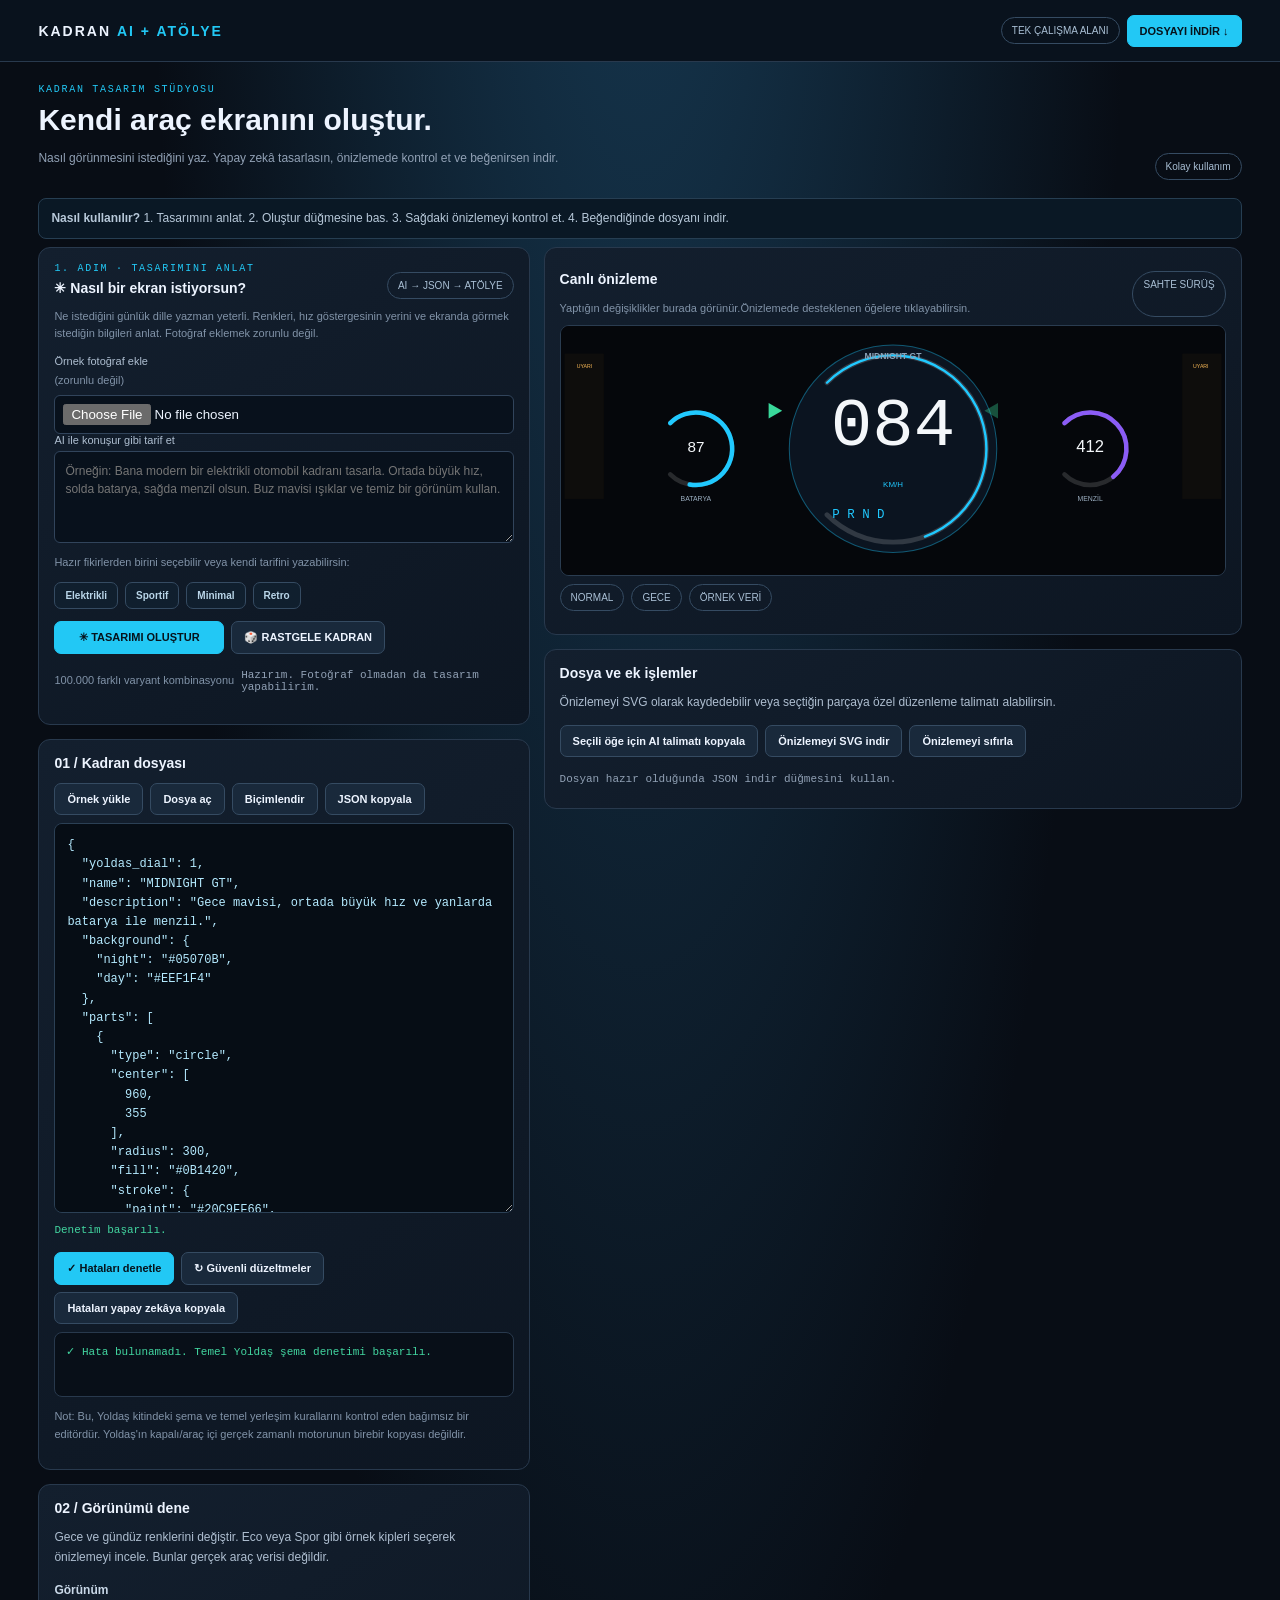
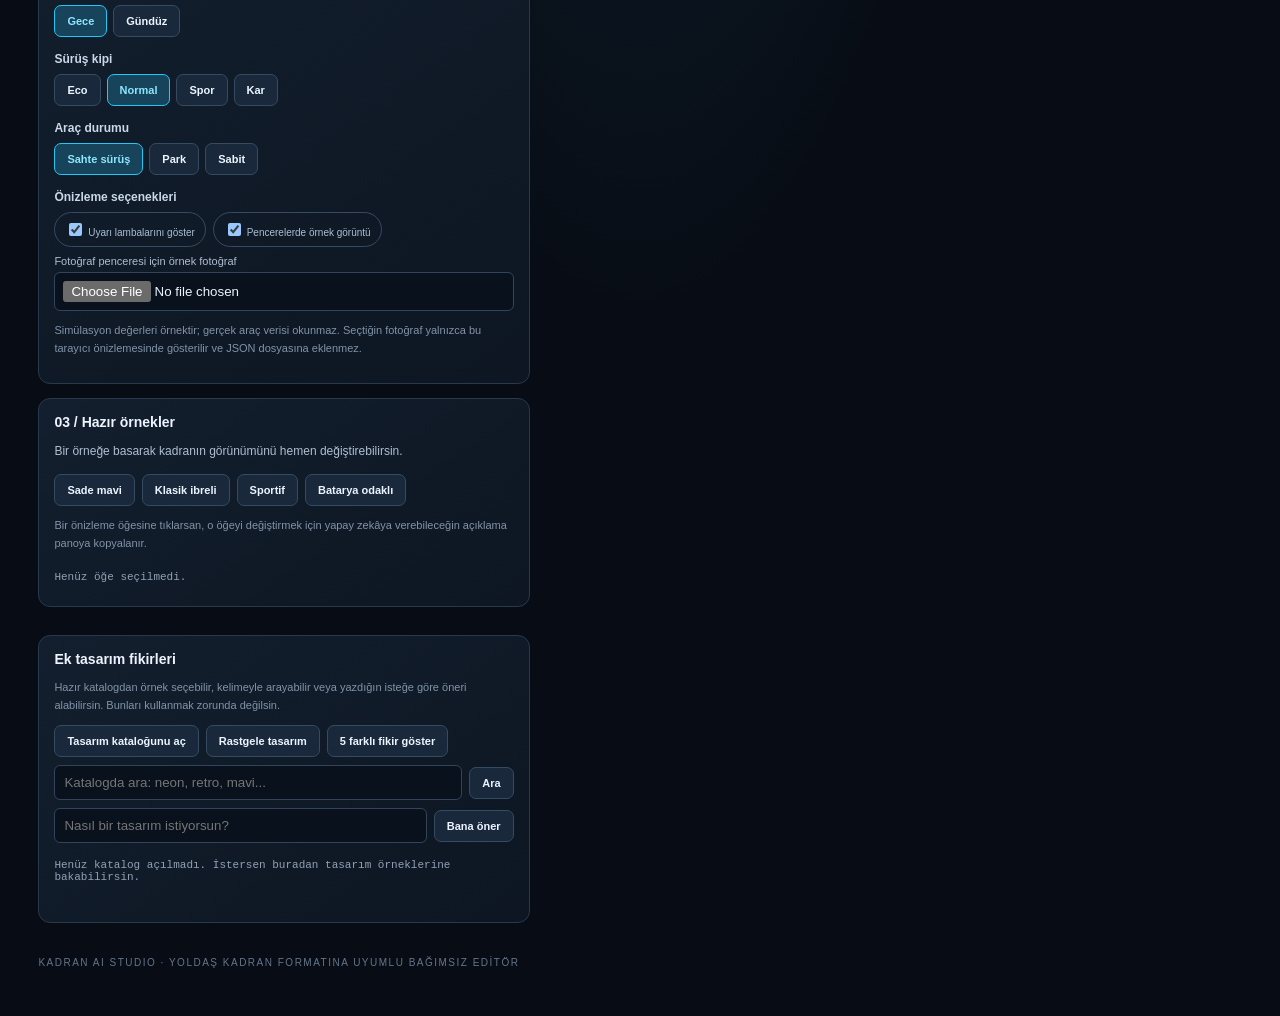
<file: index.html>
<!doctype html>
<html lang="tr">
<head>
<meta charset="utf-8">
<meta name="viewport" content="width=device-width,initial-scale=1">
<meta http-equiv="refresh" content="0; url=atolye.html">
<title>Kadran AI + Atölye</title>
<script>location.replace("atolye.html");</script>
</head>
<body>
<p>Kadran AI + Atölye açılıyor… <a href="atolye.html">Buraya tıkla</a>.</p>
</body>
</html>
</file>
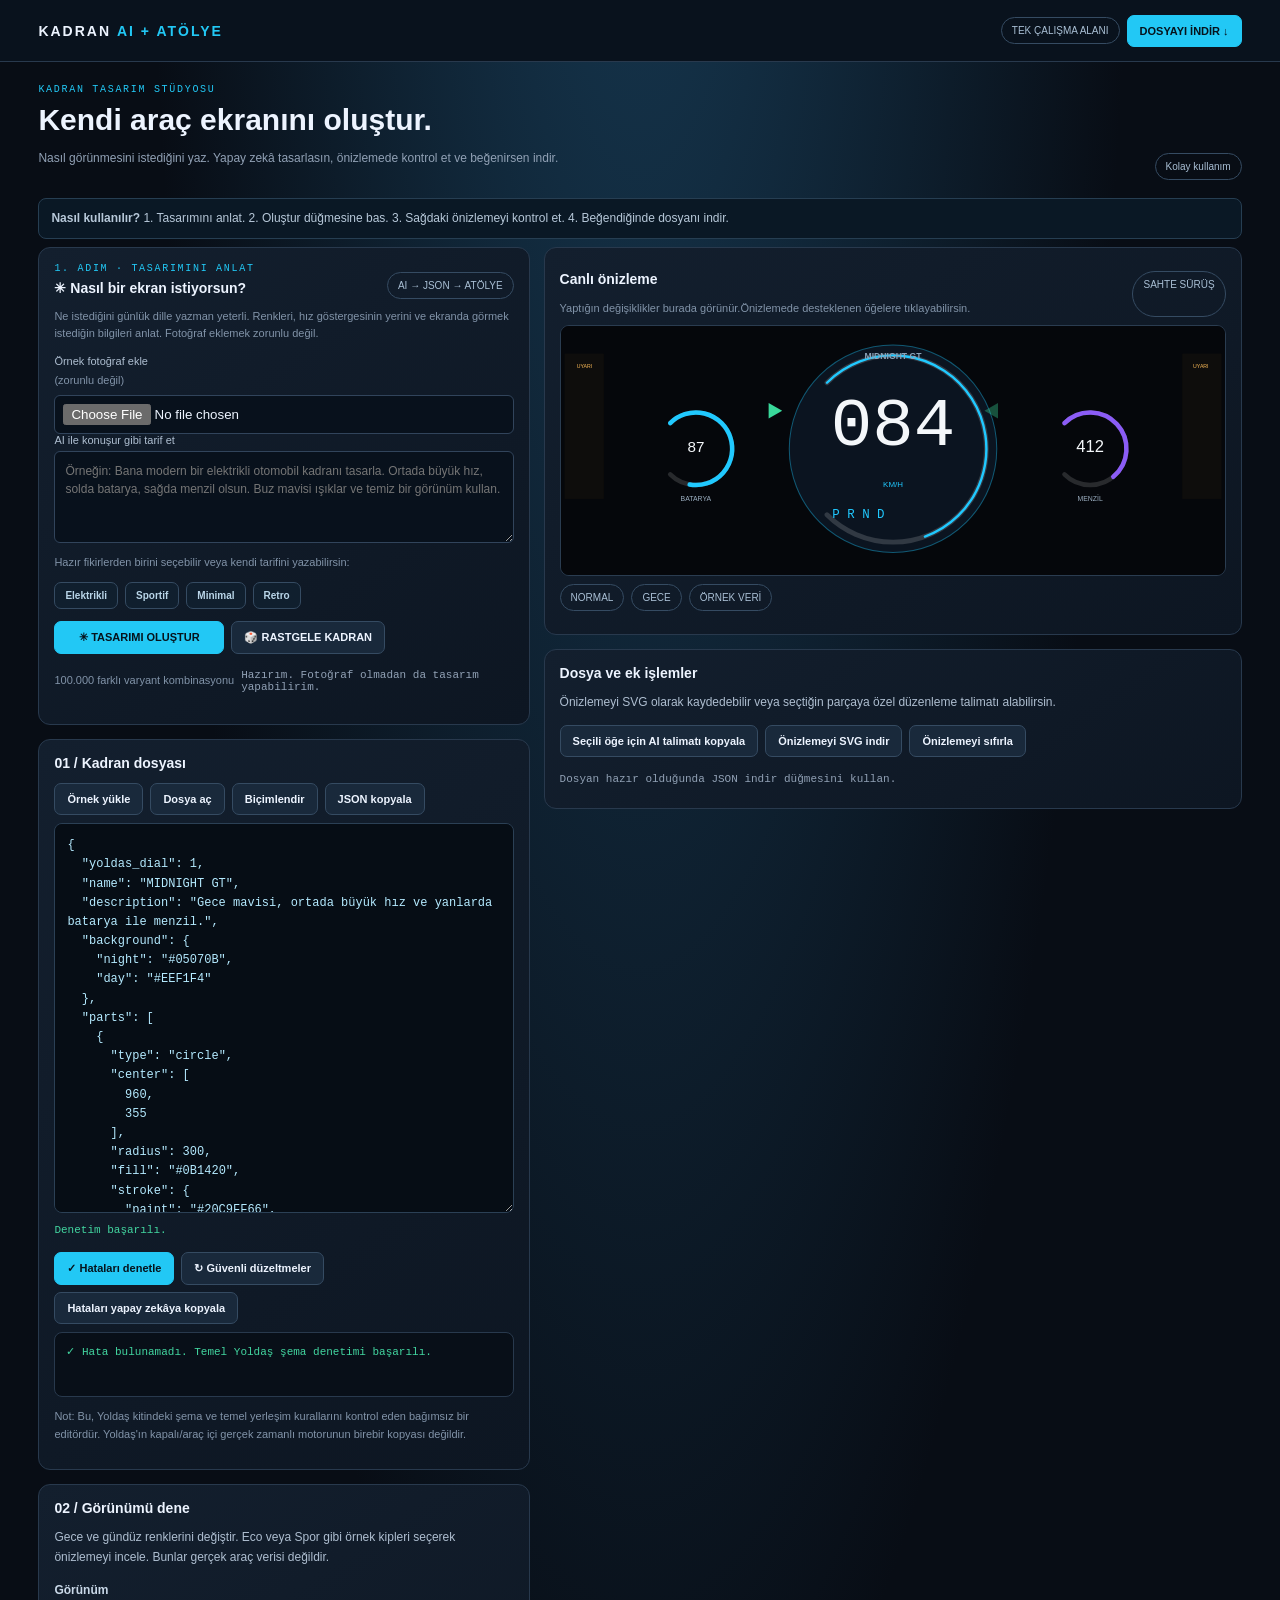
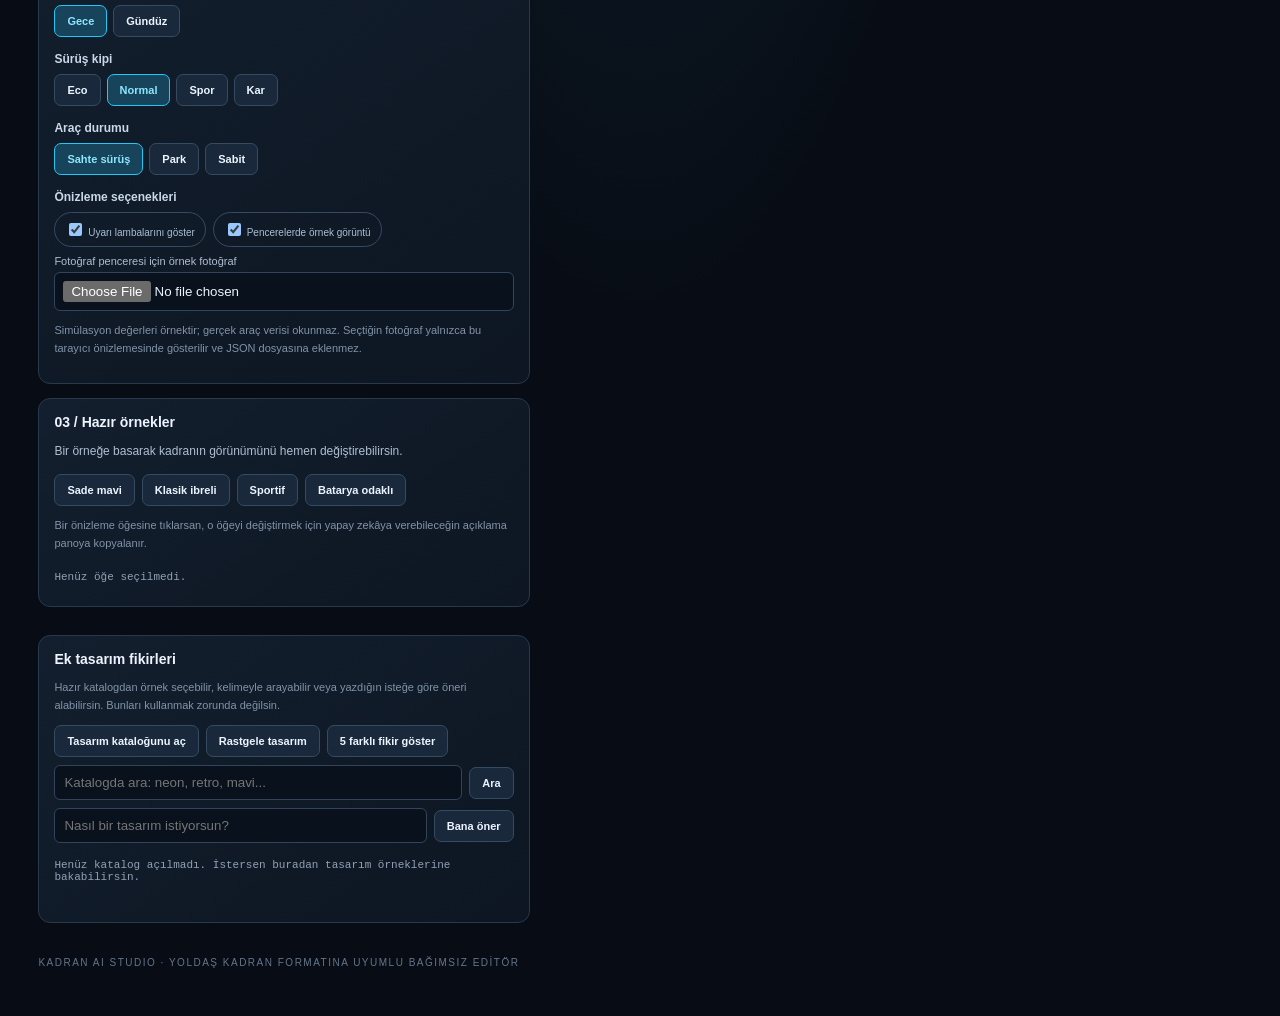
<file: atolye.html>
<!doctype html>
<html lang="tr">
<head>
<meta charset="utf-8"><meta name="viewport" content="width=device-width,initial-scale=1">
<title>Kadran Atölyesi · Kadran AI Studio</title>
<style>
:root{color-scheme:dark;--bg:#080d15;--panel:#111b28;--panel2:#0b1420;--line:#28394d;--text:#edf4ff;--muted:#91a1b5;--cyan:#22c8f5;--green:#42d6a0;--red:#ff7474;--amber:#ffbd58}
*{box-sizing:border-box}body{margin:0;background:radial-gradient(ellipse at 50% -20%,#173b55,transparent 55%),var(--bg);color:var(--text);font:14px Arial,sans-serif}
header{min-height:62px;padding:12px 3%;display:flex;align-items:center;justify-content:space-between;gap:12px;border-bottom:1px solid var(--line);background:#09121d;position:sticky;top:0;z-index:5}
.brand{font-weight:900;letter-spacing:2px}.brand b{color:var(--cyan)}a{color:var(--cyan);text-decoration:none}
button,.btn{border:1px solid #354b62;background:#19293b;color:var(--text);padding:9px 12px;border-radius:7px;font-weight:700;font-size:11px;cursor:pointer}
button:hover,.btn:hover{border-color:var(--cyan)}button.primary{background:var(--cyan);color:#06131c;border-color:var(--cyan)}button.active{background:#17445a;border-color:var(--cyan);color:#8de6ff}
main{max-width:1600px;margin:auto;padding:22px 3%}.intro{display:flex;justify-content:space-between;align-items:end;margin-bottom:18px}.eyebrow,small{font:10px monospace;letter-spacing:1.7px;color:var(--cyan)}h1{font-size:30px;margin:8px 0}p{color:var(--muted);font-size:12px;line-height:1.55}.help{font-size:12px;line-height:1.65;color:#aebed0;margin:5px 0 12px}.simple-note{padding:10px 12px;background:#0a1825;border:1px solid #263e52;border-radius:8px;color:#b7c8d9;font-size:12px;line-height:1.6;margin:8px 0}.advanced summary{cursor:pointer;color:#8de6ff;font-weight:700;font-size:12px}.wide{grid-column:1/-1}
.layout{display:grid;grid-template-columns:minmax(300px,.95fr) minmax(450px,1.35fr);gap:14px;align-items:start}.panel{background:linear-gradient(145deg,#131f2e,#0d1622);border:1px solid var(--line);border-radius:12px;padding:15px;min-width:0;margin-bottom:14px}.panel h2{font-size:14px;margin:0 0 12px}.panel h3{font-size:12px;margin:15px 0 8px;color:#c9d8e8}
.row{display:flex;gap:7px;flex-wrap:wrap;align-items:center;margin:8px 0}.row button{flex:0 0 auto}.editor{width:100%;height:390px;resize:vertical;background:#060d15;color:#b4eaff;border:1px solid #2b4055;border-radius:8px;padding:12px;font:12px/1.6 Consolas,monospace;outline:none;tab-size:2}.editor:focus{border-color:var(--cyan)}
.preview{background:#050a11;border:1px solid #2a3c50;border-radius:9px;overflow:hidden;position:relative}.preview svg{display:block;width:100%;height:auto;aspect-ratio:1920/720}.status{font:11px monospace;color:var(--muted);padding:8px 0;white-space:pre-wrap}.report{background:#080f18;border:1px solid var(--line);border-radius:8px;padding:11px;min-height:65px;white-space:pre-wrap;color:#ffb9b9;font:11px/1.55 Consolas,monospace}.report.good{color:var(--green)}
.hint{font-size:11px;color:#8193a8;line-height:1.6}.toolbar{display:flex;justify-content:space-between;gap:8px;flex-wrap:wrap;margin:8px 0}.modebar{display:flex;gap:6px;flex-wrap:wrap}.file{display:none}
.part-chip{cursor:pointer}.part-chip:hover{filter:brightness(1.3)}.controls{display:grid;grid-template-columns:repeat(2,minmax(0,1fr));gap:8px}.field{display:flex;flex-direction:column;gap:5px;color:#aebed0;font-size:11px}.field input,.field select{width:100%;background:#08111c;border:1px solid #31445b;color:#edf4ff;border-radius:6px;padding:8px;min-width:0}.pill{border:1px solid #354b62;border-radius:999px;padding:7px 10px;font-size:10px;color:#a9bfd4}
.photo-preview{width:100%;max-height:160px;object-fit:contain;background:#070d15;border-radius:8px;margin-top:8px}\n.ai-inline-panel{border-color:#24506a;background:linear-gradient(145deg,#14283a,#0d1724)}.ai-inline-head{display:flex;align-items:center;justify-content:space-between;gap:8px}.ai-inline-head h2{margin:6px 0 12px}.ai-prompt{width:100%;min-height:92px;resize:vertical;background:#08111c;border:1px solid #31445b;color:#edf4ff;border-radius:6px;padding:10px;font:12px/1.5 Arial,sans-serif}.ai-prompt:focus{outline:none;border-color:var(--cyan)}.ai-ideas{margin:7px 0 12px}.ai-ideas button{font-size:10px;padding:7px 10px;background:#101f2e;color:#b9d5e8}.ai-ideas button:hover{background:#17354b;color:#fff}#aiGenerate{min-width:170px}#aiStatus{flex:1;min-width:150px;white-space:pre-wrap}.warn{color:var(--amber)}footer{padding:20px 0;color:#64758a;font-size:10px;letter-spacing:1.5px}
@media(max-width:950px){.layout{grid-template-columns:1fr}.editor{height:320px}header{position:static}.intro{display:block}h1{font-size:25px}}
</style>
</head>
<body>
<header><div class="brand">KADRAN <b>AI + ATÖLYE</b></div><div class="row" style="margin:0"><span class="pill">TEK ÇALIŞMA ALANI</span><button class="primary" id="download">DOSYAYI İNDİR ↓</button></div></header>
<main>
<div class="intro"><div><div class="eyebrow">KADRAN TASARIM STÜDYOSU</div><h1>Kendi araç ekranını oluştur.</h1><p>Nasıl görünmesini istediğini yaz. Yapay zekâ tasarlasın, önizlemede kontrol et ve beğenirsen indir.</p></div><span class="pill">Kolay kullanım</span></div><div class="simple-note"><b>Nasıl kullanılır?</b> 1. Tasarımını anlat. 2. Oluştur düğmesine bas. 3. Sağdaki önizlemeyi kontrol et. 4. Beğendiğinde dosyanı indir.</div>
<div class="layout">
<section>
<div class="panel ai-inline-panel">
 <div class="ai-inline-head"><div><div class="eyebrow">1. ADIM · TASARIMINI ANLAT</div><h2>✳ Nasıl bir ekran istiyorsun?</h2></div><span class="pill">AI → JSON → ATÖLYE</span></div>
 <p class="hint" style="margin:0 0 12px">Ne istediğini günlük dille yazman yeterli. Renkleri, hız göstergesinin yerini ve ekranda görmek istediğin bilgileri anlat. Fotoğraf eklemek zorunlu değil.</p>
 <label class="field">Örnek fotoğraf ekle <span class="hint">(zorunlu değil)</span><input id="aiRefInput" type="file" accept="image/png,image/jpeg,image/webp"></label>
 <img id="aiRefPreview" class="photo-preview" hidden alt="AI referans görseli">
 <label class="field">AI ile konuşur gibi tarif et<textarea id="aiPrompt" class="ai-prompt" placeholder="Örneğin: Bana modern bir elektrikli otomobil kadranı tasarla. Ortada büyük hız, solda batarya, sağda menzil olsun. Buz mavisi ışıklar ve temiz bir görünüm kullan."></textarea></label>
 <p class="hint">Hazır fikirlerden birini seçebilir veya kendi tarifini yazabilirsin:</p><div class="row ai-ideas"><button type="button" data-ai-idea="Modern elektrikli otomobil tarzında; buz mavisi ışıklar, ortada büyük hız göstergesi, solda batarya ve sağda menzil.">Elektrikli</button><button type="button" data-ai-idea="Kırmızı detaylı, sportif ve agresif görünümlü dijital otomobil kadranı. Büyük hız göstergesi ve belirgin devir alanı olsun.">Sportif</button><button type="button" data-ai-idea="Sade, premium ve minimal bir kadran. Az çizgi, okunaklı rakamlar, yumuşak beyaz ve gümüş tonları.">Minimal</button><button type="button" data-ai-idea="Retro-fütüristik kadran; analog gösterge hissi, amber ışıklar ve modern dijital bilgiler.">Retro</button></div>
 <div class="row"><button id="aiGenerate" class="primary">✳ TASARIMI OLUŞTUR</button><button type="button" id="randomDial">🎲 RASTGELE KADRAN</button><span class="hint">100.000 farklı varyant kombinasyonu</span><span id="aiStatus" class="status" aria-live="polite">Hazırım. Fotoğraf olmadan da tasarım yapabilirim.</span></div>
</div>
<div class="panel"><h2>01 / Kadran dosyası</h2><div class="row"><button id="sample">Örnek yükle</button><button id="import">Dosya aç</button><input class="file" id="file" type="file" accept=".json,application/json"><button id="format">Biçimlendir</button><button id="copy">JSON kopyala</button></div><textarea id="json" class="editor" spellcheck="false" aria-label="Yoldaş kadran JSON"></textarea><div class="status" id="status">JSON hazırlanıyor…</div><div class="row"><button id="validate" class="primary">✓ Hataları denetle</button><button id="repair">↻ Güvenli düzeltmeler</button><button id="copyErrors">Hataları yapay zekâya kopyala</button></div><div id="errors" class="report">Henüz denetim yapılmadı.</div><p class="hint">Not: Bu, Yoldaş kitindeki şema ve temel yerleşim kurallarını kontrol eden bağımsız bir editördür. Yoldaş'ın kapalı/araç içi gerçek zamanlı motorunun birebir kopyası değildir.</p></div>
<div class="panel"><h2>02 / Görünümü dene</h2><p class="help">Gece ve gündüz renklerini değiştir. Eco veya Spor gibi örnek kipleri seçerek önizlemeyi incele. Bunlar gerçek araç verisi değildir.</p><h3>Görünüm</h3><div class="modebar"><button data-theme="night" class="active">Gece</button><button data-theme="day">Gündüz</button></div><h3>Sürüş kipi</h3><div class="modebar"><button data-mode="eco">Eco</button><button data-mode="normal" class="active">Normal</button><button data-mode="sport">Spor</button><button data-mode="snow">Kar</button></div><h3>Araç durumu</h3><div class="modebar"><button data-state="fake" class="active">Sahte sürüş</button><button data-state="park">Park</button><button data-state="fixed">Sabit</button></div><h3>Önizleme seçenekleri</h3><div class="row"><label class="pill"><input id="warnings" type="checkbox" checked> Uyarı lambalarını göster</label><label class="pill"><input id="windows" type="checkbox" checked> Pencerelerde örnek görüntü</label></div><label class="field">Fotoğraf penceresi için örnek fotoğraf<input id="photo" type="file" accept="image/*"></label><img id="photoPreview" class="photo-preview" hidden alt="Seçilen fotoğraf önizlemesi"><p class="hint">Simülasyon değerleri örnektir; gerçek araç verisi okunmaz. Seçtiğin fotoğraf yalnızca bu tarayıcı önizlemesinde gösterilir ve JSON dosyasına eklenmez.</p></div>
<div class="panel"><h2>03 / Hazır örnekler</h2><p class="help">Bir örneğe basarak kadranın görünümünü hemen değiştirebilirsin.</p><div class="row"><button data-preset="simple">Sade mavi</button><button data-preset="classic">Klasik ibreli</button><button data-preset="sport">Sportif</button><button data-preset="battery">Batarya odaklı</button></div><p class="hint">Bir önizleme öğesine tıklarsan, o öğeyi değiştirmek için yapay zekâya verebileceğin açıklama panoya kopyalanır.</p><div id="selected" class="status">Henüz öğe seçilmedi.</div></div>
</section>
<section>
<div class="panel"><div class="toolbar"><div><h2>Canlı önizleme</h2><span class="hint">Yaptığın değişiklikler burada görünür.</span><span class="hint">Önizlemede desteklenen öğelere tıklayabilirsin.</span></div><span class="pill" id="stateLabel">SAHTE SÜRÜŞ</span></div><div class="preview"><svg id="preview" viewBox="0 0 1920 720" role="img" aria-label="Kadran önizlemesi"><rect width="1920" height="720" fill="#05070B"/></svg></div><div class="row"><span class="pill" id="modeLabel">NORMAL</span><span class="pill" id="themeLabel">GECE</span><span class="pill">ÖRNEK VERİ</span></div></div>
<div class="panel"><h2>Dosya ve ek işlemler</h2><p class="help">Önizlemeyi SVG olarak kaydedebilir veya seçtiğin parçaya özel düzenleme talimatı alabilirsin.</p><div class="row"><button id="copyPrompt">Seçili öğe için AI talimatı kopyala</button><button id="downloadSvg">Önizlemeyi SVG indir</button><button id="resetView">Önizlemeyi sıfırla</button></div><div class="status" id="extraStatus">Dosyan hazır olduğunda JSON indir düğmesini kullan.</div></div>
</section>

<div class="panel" id="aiLibraryPanel">
 <h2>Ek tasarım fikirleri</h2>
 <p class="hint">Hazır katalogdan örnek seçebilir, kelimeyle arayabilir veya yazdığın isteğe göre öneri alabilirsin. Bunları kullanmak zorunda değilsin.</p>
 <div class="row">
  <button type="button" id="loadLibrary">Tasarım kataloğunu aç</button>
  <button type="button" id="randomLibrary">Rastgele tasarım</button>
  <button type="button" id="batchLibrary">5 farklı fikir göster</button>
 </div>
 <div class="row">
  <input id="librarySearch" aria-label="Katalogda ara" placeholder="Katalogda ara: neon, retro, mavi..." style="flex:1;min-width:180px;background:#08111c;border:1px solid #31445b;color:#edf4ff;border-radius:6px;padding:9px">
  <button type="button" id="searchLibrary">Ara</button>
 </div>
 <div class="row">
  <input id="recommendPrompt" aria-label="Tasarım önerisi isteği" placeholder="Nasıl bir tasarım istiyorsun?" style="flex:1;min-width:180px;background:#08111c;border:1px solid #31445b;color:#edf4ff;border-radius:6px;padding:9px">
  <button type="button" id="recommendLibrary">Bana öner</button>
 </div>
 <div id="libraryStatus" class="status" aria-live="polite">Henüz katalog açılmadı. İstersen buradan tasarım örneklerine bakabilirsin.</div>
 <div id="libraryResults" class="row" style="align-items:stretch"></div>
</div>
</div><footer>KADRAN AI STUDIO · YOLDAŞ KADRAN FORMATINA UYUMLU BAĞIMSIZ EDİTÖR</footer>
</main>
<script>
const $=id=>document.getElementById(id);
const NS="http://www.w3.org/2000/svg";
const TYPES=new Set(["path","rect","circle","ellipse","line","arc","text","scale","group","repeat","scene","gears","signal","bar","ring","clock","nav","media","speed_limit","ready","asset","window"]);
const sample={yoldas_dial:1,name:"MIDNIGHT GT",description:"Gece mavisi, ortada büyük hız ve yanlarda batarya ile menzil.",background:{night:"#05070B",day:"#EEF1F4"},parts:[
{type:"circle",center:[960,355],radius:300,fill:"#0B1420",stroke:{paint:"#20C9FF66",width:3}},
{type:"arc",center:[960,355],radius:270,start:-135,sweep:270,stroke:{paint:"#FFFFFF28",width:14,cap:"round"}},
{type:"arc",center:[960,355],radius:270,start:-135,sweep:205,stroke:{paint:"#20C9FF",width:7,cap:"round"}},
{type:"text",text:"MIDNIGHT GT",x:960,y:95,align:"center",size:25,weight:700,fill:"#8CA4B9"},
{type:"signal",side:"left",x:620,y:245,size:56},{type:"signal",side:"right",x:1244,y:245,size:56},
{type:"text",value:"speed",x:960,y:345,align:"center",size:200,weight:500,font:"tech",fill:{night:"#F4F7FA",day:"#10151C"}},
{type:"text",unit_of:"speed",x:960,y:465,align:"center",size:23,fill:"#20C9FF"},
{type:"gears",x:860,y:555,width:200,size:28,active_size:36,color:"#AAB6C2",active_color:"#20C9FF"},
{type:"ring",center:[390,355],radius:105,width:13,value:"battery",from:[0,100],color:"#20C9FF",track:"#FFFFFF24"},
{type:"text",value:"battery",x:390,y:365,align:"center",size:44,fill:"#F4F7FA"},
{type:"ring",center:[1530,355],radius:105,width:13,value:"range",from:[0,600],color:"#8B5CF6",track:"#FFFFFF24"},
{type:"text",value:"range",x:1530,y:365,align:"center",size:48,fill:"#F4F7FA"},
{type:"text",text:"BATARYA",x:390,y:505,align:"center",size:20,fill:"#9CAFC1"},
{type:"text",text:"MENZİL",x:1530,y:505,align:"center",size:20,fill:"#9CAFC1"}
]};
let doc=structuredClone(sample),theme="night",mode="normal",driveState="fake",photoUrl=null,selectedPart=null,renderTimer;
const sim={speed:84,battery:87,range:412,gear:"D",power:36,turn_left:true,turn_right:false};
function setStatus(t,ok=false){$("status").textContent=t;$("status").style.color=ok?"#42d6a0":"#91a1b5"}
function parse(){try{const d=JSON.parse($("json").value);if(!d||Array.isArray(d)||typeof d!=="object")throw Error("JSON nesnesi olmalı.");doc=d;render();setStatus("JSON başarıyla okundu.",true);return true}catch(e){setStatus("JSON hatası: "+e.message);return false}}
function getColor(v,f="#20C9FF"){if(typeof v==="string"&&/^#[0-9a-f]{3,8}$/i.test(v))return v;if(v&&typeof v==="object"){if(v[theme])return getColor(v[theme],f);if(v.color)return getColor(v.color,f)}return f}
function svg(tag,attrs,parent){const n=document.createElementNS(NS,tag);Object.entries(attrs||{}).forEach(([k,v])=>{if(v!==undefined&&v!==null)n.setAttribute(k,String(v))});parent.appendChild(n);return n}
function valueFor(v){if(v==="rpm")return 4200;if(v==="fuel")return 76;if(v==="boost")return 1.4;if(v==="temp")return "92°C";if(v==="lap_time")return "01:24.638";if(v==="gear")return sim.gear;if(v==="drive_mode")return mode;if(v==="energy_mode")return "ev";if(v==="regen_level")return "high";if(v==="time")return "18:42";if(v==="date")return "21.11.2026";if(v==="nav_instruction")return "350 m · Sağa dön";if(v==="nav_distance")return "350 m";if(v==="nav_street")return "Örnek Sokak";if(v==="nav_direction")return "right";if(v==="nav_eta")return "18:50";if(v==="nav_remaining")return "4.2 km";if(v==="media_title")return "Örnek parça";if(v==="media_artist")return "Örnek sanatçı";if(v==="weather")return "clear";if(v==="heading")return "K";if(v==="speed")return driveState==="park"?0:sim.speed;if(v==="battery")return sim.battery;if(v==="range")return sim.range;if(v==="power")return sim.power;if(v==="gear")return sim.gear;if(v==="drive_mode")return mode.toUpperCase();if(v==="outside_temp")return 23;if(v==="trip")return 12.6;if(v==="trip_avg_speed")return 48;if(v==="trip_minutes")return 18;if(v==="consumption")return 16.4;if(v==="odometer")return 12840;if(v==="time")return "18:42";if(v==="date")return "18.11.2026";if(v==="battery_kwh")return 62.4;if(v==="speed_limit")return 90;if(v==="turn_left")return sim.turn_left;if(v==="turn_right")return sim.turn_right;if(v==="ready")return driveState!=="park";return "—"}
function textValue(p){if(p.text!==undefined)return p.text;if(p.word)return ({battery:"BATARYA",range:"MENZİL",consumption:"TÜKETİM",power:"GÜÇ",regen:"REJEN",mode:"SÜRÜŞ KİPİ",outside:"DIŞ SICAKLIK",ready:"HAZIR",speed:"HIZ",gear:"VİTES",odometer:"KİLOMETRE",brake:"FREN"})[p.word]||p.word.toUpperCase();if(p.unit_of)return p.unit_of==="speed"?"KM/H":p.unit_of.toUpperCase();if(p.value)return String(valueFor(p.value));return ""}
function point(p){return Array.isArray(p.center)?p.center:[p.x||0,p.y||0]}
function drawPart(p,parent,index){if(!p||typeof p!=="object")return;const g=svg("g",{"data-part":index,class:"part-chip"},parent);let fill=getColor(p.fill,"#20C9FF"),stroke=getColor(p.stroke?.paint||p.color,"#20C9FF"),xy=point(p),title=p.type+" · "+(p.value||p.text||p.side||"öğe");
if(p.type==="circle")svg("circle",{cx:xy[0],cy:xy[1],r:p.radius||30,fill:typeof p.fill==="string"?fill:"none",stroke:p.stroke?stroke:"none","stroke-width":p.stroke?.width||2},g);
else if(p.type==="ellipse")svg("ellipse",{cx:xy[0],cy:xy[1],rx:p.rx||40,ry:p.ry||25,fill,stroke,"stroke-width":p.stroke?.width||0},g);
else if(p.type==="rect")svg("rect",{x:p.x||0,y:p.y||0,width:p.width||100,height:p.height||50,rx:p.radius||0,fill,opacity:p.opacity},g);
else if(p.type==="line"){const a=p.from||[0,0],b=p.to||[100,100];svg("line",{x1:a[0],y1:a[1],x2:b[0],y2:b[1],stroke,"stroke-width":p.stroke?.width||3},g)}
else if(p.type==="path"){if(typeof p.d==="string")svg("path",{d:p.d,fill:p.fill?fill:"none",stroke:p.stroke?stroke:"none","stroke-width":p.stroke?.width||2},g)}
else if(p.type==="arc"||p.type==="ring"){const r=p.radius||100,start=(p.start??-135)*Math.PI/180,sweep=p.sweep??270,end=start+sweep*Math.PI/180,x1=xy[0]+r*Math.cos(start),y1=xy[1]+r*Math.sin(start),x2=xy[0]+r*Math.cos(end),y2=xy[1]+r*Math.sin(end),d="M "+x1+" "+y1+" A "+r+" "+r+" 0 "+(Math.abs(sweep)>180?1:0)+" 1 "+x2+" "+y2;svg("path",{d,fill:"none",stroke:p.type==="ring"?getColor(p.track,"#FFFFFF22"):getColor(p.stroke?.paint,stroke),"stroke-width":p.type==="ring"?(p.width||8):(p.stroke?.width||5),"stroke-linecap":"round"},g);if(p.type==="ring"){const ratio=Math.max(0,Math.min(1,Number(valueFor(p.value))/(p.from?.[1]||100))),end2=start+sweep*Math.PI/180*ratio,xx=xy[0]+r*Math.cos(end2),yy=xy[1]+r*Math.sin(end2);svg("path",{d:"M "+x1+" "+y1+" A "+r+" "+r+" 0 "+(Math.abs(sweep*ratio)>180?1:0)+" 1 "+xx+" "+yy,fill:"none",stroke,"stroke-width":p.width||8,"stroke-linecap":"round"},g)}}
else if(p.type==="text"){let val=textValue(p);if(p.value==="speed")val=String(valueFor("speed")).padStart(3,"0");if(p.value==="battery")val=String(valueFor("battery"));if(p.value==="range")val=String(valueFor("range"));const n=svg("text",{x:p.x??960,y:p.y??350,fill:getColor(p.fill,"#F4F7FA"),"font-size":p.size||24,"font-weight":p.weight||500,"text-anchor":p.align==="left"?"start":p.align==="right"?"end":"middle","font-family":p.font==="tech"?"Consolas,monospace":"Arial,sans-serif","letter-spacing":p.spacing?Number(p.spacing)*8:0},g);n.textContent=val}
else if(p.type==="gears"){const n=svg("text",{x:p.x||960,y:p.y||550,fill:getColor(p.active_color,"#20C9FF"),"font-size":p.active_size||p.size||26,"text-anchor":"middle","font-family":"Consolas,monospace"},g);n.textContent="P   R   N   D"}
else if(p.type==="signal"){const x=p.x||960,y=p.y||250,s=p.size||48,dir=p.side==="left"?-1:1;svg("path",{d:"M "+(x+dir*s*.35)+" "+(y-s*.4)+" L "+(x-dir*s*.35)+" "+y+" L "+(x+dir*s*.35)+" "+(y+s*.4)+" Z",fill:"#39D99B",opacity:p.side==="left"&&sim.turn_left||p.side==="right"&&sim.turn_right?1:.35},g)}
else if(p.type==="bar"){const w=p.width||180,h=p.height||10,v=Number(valueFor(p.value)),min=p.from?.[0]||0,max=p.from?.[1]||100,ratio=Math.max(0,Math.min(1,(v-min)/(max-min)));svg("rect",{x:p.x||0,y:p.y||0,width:w,height:h,rx:p.radius||3,fill:getColor(p.track,"#FFFFFF22")},g);svg("rect",{x:p.x||0,y:p.y||0,width:w*ratio,height:h,rx:p.radius||3,fill:getColor(p.color,stroke)},g)}
else if(p.type==="speed_limit"){const r=p.radius||40;svg("circle",{cx:xy[0],cy:xy[1],r,fill:"#fff",stroke:"#d33","stroke-width":8},g);const t=svg("text",{x:xy[0],y:xy[1]+r*.25,fill:"#111","font-size":r*.8,"text-anchor":"middle"},g);t.textContent=String(valueFor("speed_limit"))}
else if(p.type==="ready"){const t=svg("text",{x:p.x||960,y:p.y||80,fill:"#42d6a0","font-size":p.height||24},g);t.textContent="● HAZIR"}
else if(p.type==="clock"){const r=p.radius||45;svg("circle",{cx:xy[0],cy:xy[1],r,fill:"none",stroke:getColor(p.hour_color,stroke),"stroke-width":p.width||3},g);svg("line",{x1:xy[0],y1:xy[1],x2:xy[0],y2:xy[1]-r*.6,stroke:getColor(p.hour_color,stroke),"stroke-width":4},g);svg("line",{x1:xy[0],y1:xy[1],x2:xy[0]+r*.65,y2:xy[1],stroke:getColor(p.minute_color,stroke),"stroke-width":2},g)}
else if(p.type==="window"){const w=p.width||200,h=p.height||100;svg("rect",{x:p.x||0,y:p.y||0,width:w,height:h,rx:8,fill:"#172b3b",stroke:"#5a7893","stroke-width":2},g);const t=svg("text",{x:(p.x||0)+w/2,y:(p.y||0)+h/2,fill:"#b4d4e8","font-size":18,"text-anchor":"middle"},g);t.textContent=$("windows").checked?(p.source||"ÖRNEK PENCERE"):"PENCERE KAPALI";if(p.source==="photo"&&photoUrl&&$("windows").checked){const im=svg("image",{href:photoUrl,x:p.x||0,y:p.y||0,width:w,height:h,preserveAspectRatio:"xMidYMid slice"},g);im.setAttribute("opacity",".9")}}
else if(p.type==="asset"){const t=svg("text",{x:p.x||960,y:p.y||360,fill:"#8da7bd","font-size":18,"text-anchor":"middle"},g);t.textContent=p.name==="car_top"?"[ ARAÇ ÜSTTEN GÖRÜNÜŞ ]":p.name==="car_rear"?"[ ARAÇ ARKADAN GÖRÜNÜŞ ]":"[ "+(p.name||"SİMGE")+" ]"}
else if(p.type==="group"){const tx=Number(p.x)||0,ty=Number(p.y)||0,rot=typeof p.rotate==="number"?p.rotate:0,sc=Number(p.scale)||1;const child=svg("g",{transform:"translate("+tx+" "+ty+") rotate("+rot+" "+((p.pivot||[0,0])[0])+" "+((p.pivot||[0,0])[1])+") scale("+sc+")"},g);if(Array.isArray(p.parts))p.parts.forEach((q,i)=>drawPart(q,child,String(index)+"."+i))}
else if(p.type==="repeat"){const count=Math.max(0,Math.min(360,Number(p.count)||0)),part=p.part;if(part&&count){for(let j=0;j<count;j++){const child=svg("g",{transform:"translate("+(j*(Number(p.dx)||0))+" "+(j*(Number(p.dy)||0))+") rotate("+(j*(Number(p.rotate)||0))+") scale("+(1+j*(Number(p.scale_step)||0))+")"},g);drawPart(part,child,String(index)+"."+j)}}}
else if(p.type==="scene"){const sky=svg("rect",{x:0,y:0,width:1920,height:720,fill:"url(#sceneSky)"},g);const defs=svg("defs",{},g),grad=svg("linearGradient",{id:"sceneSky",x1:"0",y1:"0",x2:"0",y2:"1"},defs);svg("stop",{offset:"0%","stop-color":"#172d43"},grad);svg("stop",{offset:"100%","stop-color":"#05080d"},grad);svg("path",{d:"M0 510 Q480 390 960 510 Q1440 390 1920 510 L1920 720 L0 720Z",fill:"#17212c"},g);svg("path",{d:"M760 720 L890 490 L1030 490 L1160 720Z",fill:"#090d12",stroke:"#465363","stroke-width":3},g);svg("path",{d:"M960 720 L960 490",stroke:"#c9d3dc","stroke-width":5,"stroke-dasharray":"32 28",opacity:.6},g);const label=svg("text",{x:960,y:80,fill:"#b7c9d8","font-size":20,"text-anchor":"middle"},g);label.textContent="YOL SAHNESİ · YEREL ÖNİZLEME TEMSİLİ"}
else if(p.type==="scale"){const shape=p.shape||"arc",range=p.range||[0,200],min=Number(range[0])||0,max=Number(range[1])||200,major=Math.max(1,Number(p.major)||20),minor=Math.max(1,Number(p.minor)||major),nums=p.numbers||{},color=getColor(p.color,"#dcecff");const total=Math.max(1,Math.min(360,Math.floor((max-min)/minor)));if(shape==="arc"){const c=p.center||[960,360],r=Number(p.radius)||160,start=Number(p.start??-135),sweep=Number(p.sweep??270);for(let j=0;j<=total;j++){const v=min+j*minor,a=(start+sweep*((v-min)/(max-min)))*Math.PI/180,majorTick=Math.abs((v-min)%major)<.001,inner=r-(majorTick?(p.major_length||18):(p.minor_length||8)),x1=c[0]+inner*Math.cos(a),y1=c[1]+inner*Math.sin(a),x2=c[0]+r*Math.cos(a),y2=c[1]+r*Math.sin(a);svg("line",{x1,y1,x2,y2,stroke:color,"stroke-width":p.width||2},g);if(nums.size&&majorTick){const off=Number(nums.offset)||35,tx=c[0]+(r-off)*Math.cos(a),ty=c[1]+(r-off)*Math.sin(a)+Number(nums.size)*.34,t=svg("text",{x:tx,y:ty,fill:getColor(nums.color,color),"font-size":nums.size,"text-anchor":"middle"},g);t.textContent=String(Math.round(v/(Number(nums.divide)||1)))} }}else if(shape==="line"&&Array.isArray(p.from)&&Array.isArray(p.to)){const a=p.from,b=p.to;svg("line",{x1:a[0],y1:a[1],x2:b[0],y2:b[1],stroke:color,"stroke-width":p.width||2},g);for(let j=0;j<=total;j++){const t=j/total,x=a[0]+(b[0]-a[0])*t,y=a[1]+(b[1]-a[1])*t;svg("line",{x1:x,y1:y,x2:x,y2:y-((j*minor%major===0)?14:7),stroke:color,"stroke-width":2},g);if(nums.size&&j*minor%major===0){const n=svg("text",{x,y:y-20,fill:getColor(nums.color,color),"font-size":nums.size,"text-anchor":"middle"},g);n.textContent=String(Math.round((min+j*minor)/(Number(nums.divide)||1)))}}}}
else if(p.type==="nav"||p.type==="media"){const t=svg("text",{x:p.x||960,y:p.y||620,fill:getColor(p.color,"#8da7bd"),"font-size":p.size||17,"text-anchor":p.align==="left"?"start":p.align==="right"?"end":"middle"},g);t.textContent=p.type==="nav"?"↗ 350 m · Sağa dön · Örnek Sokak":"Şarkı adı · Sanatçı"}
else if(p.type==="group"&&Array.isArray(p.parts)){const child=svg("g",{},g);p.parts.forEach((q,i)=>drawPart(q,child,index+"."+i))}
g.addEventListener("click",()=>selectPart(p,index,title));}
function selectPart(p,index,title){selectedPart={p,index,title};$("selected").textContent="Seçildi: "+title+" (parts["+index+"])";const prompt="Mevcut Yoldaş kadran JSON'unda yalnızca parts["+index+"] öğesini düzenle. Diğer bütün öğeleri ve tasarımın geri kalanını aynen koru. İstediğim değişiklik: [BURAYA DEĞİŞİKLİĞİ YAZ]. Yalnızca kitte desteklenen alanları kullan.";navigator.clipboard?.writeText(prompt).then(()=>{$("extraStatus").textContent="Seçili öğe için düzenleme talimatı panoya kopyalandı."}).catch(()=>{});}
function render(){const root=$("preview");root.replaceChildren();const bg=doc.background?.[theme]||doc.background?.night||"#05070B";svg("rect",{x:0,y:0,width:1920,height:720,fill:bg},root);if($("warnings").checked){svg("rect",{x:10,y:80,width:114,height:420,fill:"#ffb020",opacity:.035},root);svg("rect",{x:1796,y:80,width:114,height:420,fill:"#ffb020",opacity:.035},root);const a=svg("text",{x:68,y:120,fill:"#ffbd58","font-size":15,"text-anchor":"middle"},root);a.textContent="UYARI";const b=svg("text",{x:1850,y:120,fill:"#ffbd58","font-size":15,"text-anchor":"middle"},root);b.textContent="UYARI"}(Array.isArray(doc.parts)?doc.parts:[]).forEach((p,i)=>drawPart(p,root,i));$("modeLabel").textContent=mode.toUpperCase();$("themeLabel").textContent=theme==="night"?"GECE":"GÜNDÜZ";$("stateLabel").textContent=driveState==="fake"?"SAHTE SÜRÜŞ":driveState==="park"?"PARK":"SABİT";}
function validate(d){
 const e=[];
 const add=x=>e.push(x);
 if(!d||typeof d!=="object"||Array.isArray(d))return["Dosya JSON nesnesi değil."];
 if(![1,3,4].includes(d.yoldas_dial))add("missing_field:yoldas_dial — 1, sahne için 3, Trip A/B veya seçili kilometre için 4 olmalı.");
 if(typeof d.name!=="string"||!d.name.trim())add("missing_field:name");
 else if(d.name.length>40)add("out_of_range:name — en çok 40 karakter.");
 if(d.description!==undefined&&(typeof d.description!=="string"||d.description.length>200))add("out_of_range:description — en çok 200 karakter.");
 const colorOk=v=>typeof v==="string"&&(/^#[0-9a-fA-F]{6}([0-9a-fA-F]{2})?$/.test(v)||["$mode","$mode_deep","$mode_light","$signal","$brake","$warning","$text","$text_dim","$background"].includes(v));
 const paintOk=v=>colorOk(v)||!!(v&&typeof v==="object"&&((colorOk(v.night)&&colorOk(v.day))||["linear","radial","sweep","pattern"].some(k=>v[k]&&typeof v[k]==="object")));
 if(!(typeof d.background==="string"&&colorOk(d.background))&&!(d.background&&typeof d.background==="object"&&colorOk(d.background.night)&&colorOk(d.background.day)))add("missing_field/background: gece ve gündüz renkleri geçerli olmalı.");
 if(!Array.isArray(d.parts))return [...e,"missing_field:parts"];
 const ps=d.parts;if(ps.length>400)add("budget_parts: 400 üst düzey parça sınırı aşıldı.");
 const types=new Set(["path","rect","circle","ellipse","line","arc","text","scale","group","repeat","scene","gears","signal","bar","ring","clock","nav","media","speed_limit","ready","asset","window"]);
 const values=new Set(["speed","speed_kmh","speed_mph","speed_limit","power","regen","battery","battery_kwh","battery_temp","range","electric_range","consumption","fuel_level","fuel_range","rpm","outside_temp","odometer","odometer_shown","trip_a_km","trip_b_km","accelerator","charge_power","charge_minutes_left","clock_hour","clock_minute","clock_second","media_position","media_duration","media_progress","personal_range","brake_pedal","trip","trip_minutes","trip_energy","trip_consumption","trip_avg_speed","battery_12v","battery_health","charge_energy","charge_added","cabin_temp","ac_temp","ac_fan","pm25_inside","pm25_outside","tire_pressure_fl","tire_pressure_fr","tire_pressure_rl","tire_pressure_rr","tire_pressure_min","tire_pressure_max","tire_temp_fl","tire_temp_fr","tire_temp_rl","tire_temp_rr","window_fl","window_fr","window_rl","window_rr","sunroof","sunshade","slope"]);
 const words=new Set(["battery","range","consumption","power","regen","mode","outside","ready","speed","gear","odometer","brake"]);
 const bools=new Set(["turn_left","turn_right","turn_left_active","turn_right_active","brake","ready","charging","media_playing","day","nav_active","door_fl","door_fr","door_rl","door_rr","hood","trunk","door_open","locked","headlights","parking_lights","hazard","ac_on","seatbelt_driver","seatbelt_passenger","blind_spot_left","blind_spot_right","charge_plug","trip_active"]);
 const allowedTextValues=new Set(["gear","drive_mode","energy_mode","regen_level","odometer_page","time","date","nav_instruction","nav_distance","nav_street","nav_direction","nav_eta","nav_remaining","media_title","media_artist","weather","heading"]);
 let glow=0,motion=0,windows=0,maskBlend=0,pathChars=0,expanded=0,sceneCount=0,hasSpeed=false,hasGear=false,hasLeft=false,hasRight=false,largestSpeed=0,largestNumber=0;
 const walk=(list,path,depth=0)=>{
  if(depth>4){add("budget_group_depth at "+path);return}
  for(let i=0;i<list.length;i++){
   const p=list[i],at=path+"["+i+"]";
   if(!p||typeof p!=="object"||Array.isArray(p)){add("unknown_type at "+at);continue}
   if(!types.has(p.type)){add("unknown_type:"+String(p.type)+" at "+at);continue}
   if(p.glow){glow++;if(!p.glow||typeof p.glow!=="object"||!colorOk(p.glow.color)||!Number.isFinite(Number(p.glow.size))||Number(p.glow.size)<0||Number(p.glow.size)>100||!Number.isFinite(Number(p.glow.strength))||Number(p.glow.strength)<0||Number(p.glow.strength)>1)add("bad_glow at "+at)}
   if(p.motion)motion++;
   if(p.mask||p.blend&&p.blend!=="normal"||p.type==="group"&&p.opacity!==undefined&&Number(p.opacity)<1)maskBlend++;
   if(p.type==="window"){windows++;if(!["camera_front","camera_left","camera_right","camera_rear","camera_rear_view","camera_road","map","app","media_art","photo"].includes(p.source))add("unknown_value:window.source at "+at);if(!Number.isFinite(Number(p.width))||!Number.isFinite(Number(p.height))||Number(p.width)<=0||Number(p.height)<=0)add("not_number:window dimensions at "+at)}
   if(p.type==="scene"){sceneCount++;if(i!==0)add("scene_not_first at "+at);if(depth!==0)add("scene_not_first: scene group/repeat içinde olamaz at "+at);if(p.style!==undefined&&p.style!=="horizon")add("unknown_value:scene.style at "+at);if(p.fill!==undefined||p.stroke!==undefined||p.opacity!==undefined||p.show_when!==undefined)add("unknown_field:scene ortak alan kullanamaz at "+at)}
   if(p.type==="text"){
    const content=["text","value","word","unit_of"].filter(k=>p[k]!==undefined);
    if(content.length!==1)add("missing_content: text parçasında text/value/word/unit_of alanlarından tam biri olmalı at "+at);
    if(p.text!==undefined&&(typeof p.text!=="string"||p.text.length>24))add("out_of_range:text — sabit yazı en çok 24 karakter at "+at);
    if(p.value!==undefined&&!values.has(p.value)&&!allowedTextValues.has(p.value)&&!bools.has(p.value))add("unknown_value:text.value at "+at);
    if(p.word!==undefined&&!words.has(p.word))add("unknown_value:text.word at "+at);
    if(p.unit_of!==undefined&&!["speed","power","regen","battery","range","consumption","outside_temp","trip","trip_energy","trip_consumption","trip_avg_speed","battery_kwh","battery_temp","rpm","charge_power","tire_pressure_fl","tire_pressure_fr","tire_pressure_rl","tire_pressure_rr"].includes(p.unit_of))add("unknown_value:text.unit_of at "+at);
    if(!Number.isFinite(Number(p.size))||Number(p.size)<12||Number(p.size)>400)add("text_too_small/out_of_range:size at "+at);
    if(p.text&&/\d/.test(p.text)&&Number(p.size)>28)add("digits_in_large_text at "+at);
    if(p.value==="speed"){hasSpeed=true;largestSpeed=Math.max(largestSpeed,Number(p.size)||0)}
    if(p.value==="gear"){hasGear=true;if(Number(p.size)<22)add("text_too_small:gear at "+at)}
    if(p.value==="speed"&&Number(p.size)<120)add("text_too_small:speed at "+at);
    if(p.value==="gear")hasGear=true;
    if(p.value==="odometer_shown"||p.value==="trip_a_km"||p.value==="trip_b_km"){}
   }
   if(p.type==="gears"){hasGear=true;if(Number(p.size||26)<22)add("text_too_small:gears at "+at)}
   if(p.type==="signal"){if(p.side==="left")hasLeft=true;else if(p.side==="right")hasRight=true;else add("unknown_value:signal.side at "+at);if(Number(p.size||0)<22)add("text_too_small:signal at "+at)}
   if(p.type==="path"&&typeof p.d==="string")pathChars+=p.d.length;
   if(p.type==="repeat"){const n=Number(p.count);if(!Number.isInteger(n)||n<1||n>360)add("out_of_range:repeat.count at "+at);else expanded+=n;if(p.part)walk([p.part],at+".part",depth+1)}
   if(p.type==="group"&&Array.isArray(p.parts)){expanded+=p.parts.length;walk(p.parts,at+".parts",depth+1)}
   if(p.type==="scale"){
    if(!["arc","line","path"].includes(p.shape))add("unknown_value:scale.shape at "+at);
    if(!Array.isArray(p.range)||p.range.length<2)add("missing_field:scale.range at "+at);
    if(!Number.isFinite(Number(p.major))||Number(p.major)<=0)add("missing_field:scale.major at "+at);
    if(p.numbers&&Number(p.numbers.size)<22)add("text_too_small:scale.numbers at "+at);
   }
   if(p.type==="ring"&&(!Array.isArray(p.from)||p.from.length!==2||Number(p.from[1])<=Number(p.from[0])))add("bad_range:ring.from at "+at);
   if(p.type==="arc"&&(!Number.isFinite(Number(p.radius))||Number(p.radius)<=0))add("not_number:arc.radius at "+at);
   if(p.type==="line"&&(!Array.isArray(p.from)||!Array.isArray(p.to)||!p.stroke))add("missing_field:line.from/to/stroke at "+at);
   if(p.stroke&&p.stroke.paint!==undefined&&!paintOk(p.stroke.paint))add("bad_paint:stroke.paint at "+at);
   for(const k of ["x","y","width","height","radius","size","opacity","rotate","scale","scale_x","scale_y"])if(typeof p[k]==="number"&&(!Number.isFinite(p[k])||Math.abs(p[k])>4000))add("out_of_range:"+k+" at "+at);
   if(p.type==="text"&&typeof p.x==="number"&&typeof p.y==="number"){const w=p.value==="speed"?(Number(p.size)||0)*1.9:(p.value==="gear"?(Number(p.size)||0)*.8:(Number(p.max_width)||Number(p.size)||12));const h=Number(p.size)||12;if(p.value!=="speed")largestNumber=Math.max(largestNumber,Number(p.size)||0);if(p.value==="speed"&&w>0&&p.x-w/2<0)add("off_canvas:speed at "+at)}
   if(p.type==="scene"&&i===0){}
  }
 };
 walk(ps,"$.parts");
 if(sceneCount>1)add("scene_not_first: yalnız bir scene olabilir.");
 if(sceneCount&&d.yoldas_dial!==3)add("missing_field:yoldas_dial — scene kullanırken 3 olmalı.");
 if(!sceneCount&&(ps.some(p=>p?.type==="text"&&["trip_a_km","trip_b_km","odometer_shown"].includes(p.value)))&&d.yoldas_dial!==4)add("missing_field:yoldas_dial — Trip A/B veya odometer_shown kullanırken 4 olmalı.");
 if(!hasSpeed){const needle=ps.some(p=>p?.type==="group"&&p.rotate?.value==="speed")||ps.some(p=>p?.reveal?.value==="speed");const scale=ps.some(p=>p?.type==="scale"&&p.numbers&&Number(p.numbers.size)>=22&&(p.shape==="arc"?(Number(p.radius)>=120):(p.shape==="line"?Math.hypot((p.to||[0,0])[0]-(p.from||[0,0])[0],(p.to||[0,0])[1]-(p.from||[0,0])[1])>=240:true)));if(!(needle&&scale))add("missing_speed: en az 120 px hız yazısı veya hız bağlı ibre/bant ve scale gerekli.");}
 if(!hasGear)add("missing_gear: gears veya gear yazısı yok.");
 if(!hasLeft)add("missing_signal_left: sol sinyal oku yok.");
 if(!hasRight)add("missing_signal_right: sağ sinyal oku yok.");
 if(largestSpeed&&largestNumber>largestSpeed)add("speed_not_largest: hız diğer sayılardan büyük olmalı.");
 if(glow>12)add("budget_glow: en çok 12 glow.");
 if(motion>40)add("budget_motion: en çok 40 motion.");
 if(windows>6)add("budget_window: en çok 6 pencere.");
 if(maskBlend>8)add("budget_mask_blend: maske, yarı saydam grup ve blend toplamı en çok 8.");
 if(pathChars>4000)add("budget_path: yol komutları toplamı 4000 karakter sınırını aşıyor.");
 if(expanded+ps.length>1500)add("budget_expanded: kopyalar ve ölçeklerle toplam parça 1500 sınırını aşıyor.");
 try{if(new Blob([JSON.stringify(d)]).size>256*1024)add("budget_file: dosya 256 KB sınırını aşıyor.");}catch{}
 return [...new Set(e)];
}
function repair(d){const x=structuredClone(d);x.yoldas_dial=1;x.name=String(x.name||"Yeni Kadran").slice(0,40);x.description=String(x.description||"").slice(0,200);x.background=x.background&&typeof x.background==="object"?{night:x.background.night||"#05070B",day:x.background.day||"#EEF1F4"}:{night:"#05070B",day:"#EEF1F4"};if(!Array.isArray(x.parts))x.parts=[];x.parts=x.parts.filter(p=>p&&typeof p==="object"&&TYPES.has(p.type)).slice(0,400);if(!x.parts.some(p=>p.type==="text"&&p.value==="speed"))x.parts.push({type:"text",value:"speed",x:960,y:340,align:"center",size:190,fill:"#F4F7FA"});if(!x.parts.some(p=>p.type==="gears"||p.type==="text"&&p.value==="gear"))x.parts.push({type:"gears",x:860,y:550,width:200,size:26,color:"#AAB6C2",active_color:"#20C9FF"});for(const side of ["left","right"])if(!x.parts.some(p=>p.type==="signal"&&p.side===side))x.parts.push({type:"signal",side,x:side==="left"?620:1244,y:245,size:56});for(const p of x.parts){if(p.type==="text"&&p.value==="speed")p.size=Math.max(120,Number(p.size)||190);if(p.type==="text"&&Number(p.size)<12)p.size=12;if(p.type==="gears")p.size=Math.max(22,Number(p.size)||26);}return x}
function showReport(){if(!parse())return;const e=validate(doc);$("errors").textContent=e.length?e.map((v,i)=>(i+1)+". "+v).join("\n"):"✓ Hata bulunamadı. Temel Yoldaş şema denetimi başarılı."; $("errors").className="report"+(e.length?"":" good");setStatus(e.length?e.length+" sorun bulundu.":"Denetim başarılı.",!e.length)}
$("json").addEventListener("input",()=>{clearTimeout(renderTimer);renderTimer=setTimeout(()=>{if(parse())$("extraStatus").textContent="JSON değişti; önizleme yenilendi."},300)});
$("sample").onclick=()=>{$("json").value=JSON.stringify(sample,null,2);parse();showReport()};
$("format").onclick=()=>{if(parse()){$("json").value=JSON.stringify(doc,null,2);setStatus("JSON biçimlendirildi.",true)}};
$("validate").onclick=showReport;
$("repair").onclick=()=>{if(!parse())return;doc=repair(doc);$("json").value=JSON.stringify(doc,null,2);render();showReport();$("extraStatus").textContent="Yalnızca bilinen temel eksikler ve aralıklar düzeltildi. Kalan hataları AI'ya gönder."};
$("copy").onclick=async()=>{if(!parse())return;try{await navigator.clipboard.writeText(JSON.stringify(doc,null,2));setStatus("JSON panoya kopyalandı.",true)}catch{setStatus("Pano izni yok; metni elle seçip kopyala.")}};
$("copyErrors").onclick=async()=>{if(!parse())return;const e=validate(doc);const report=e.length?e.join("\n"):"Hata bulunamadı.";const text="YOLDAŞ KADRAN HATA RAPORU\n"+report+"\n\nMEVCUT JSON:\n"+JSON.stringify(doc,null,2)+"\n\nLütfen yalnızca bu hataları düzelt, tasarımın geri kalanını koru ve tam JSON dosyasını ver.";try{await navigator.clipboard.writeText(text);$("extraStatus").textContent="Hata raporu ve JSON AI sohbetine yapıştırılmak üzere kopyalandı."}catch{$("extraStatus").textContent=text}};
$("import").onclick=()=>$("file").click();
$("file").onchange=async e=>{const f=e.target.files?.[0];if(!f)return;try{doc=JSON.parse(await f.text());$("json").value=JSON.stringify(doc,null,2);render();showReport()}catch(err){setStatus("Dosya okunamadı: "+err.message)}e.target.value=""};
$("download").onclick=()=>{if(!parse())return;const blob=new Blob([JSON.stringify(doc,null,2)],{type:"application/json"}),url=URL.createObjectURL(blob),a=document.createElement("a");a.href=url;a.download=(doc.name||"kadran").toLowerCase().replace(/[^a-z0-9]+/g,"-")+".json";a.click();setTimeout(()=>URL.revokeObjectURL(url),1000);setStatus("JSON dosyası indirildi.",true)};
$("downloadSvg").onclick=()=>{const blob=new Blob([new XMLSerializer().serializeToString($("preview"))],{type:"image/svg+xml"}),url=URL.createObjectURL(blob),a=document.createElement("a");a.href=url;a.download="kadran-onizleme.svg";a.click();setTimeout(()=>URL.revokeObjectURL(url),1000)};
$("copyPrompt").onclick=async()=>{if(!selectedPart){$("extraStatus").textContent="Önce önizlemede bir öğeye tıkla.";return}const prompt="Yoldaş kadran JSON'unda yalnızca parts["+selectedPart.index+"] öğesini düzenle. Diğer öğeleri koru. İstenen değişiklik: [değişikliği buraya yaz]. Yalnızca kitte desteklenen alanları kullan.";try{await navigator.clipboard.writeText(prompt);$("extraStatus").textContent="Öğe düzenleme talimatı kopyalandı."}catch{$("extraStatus").textContent=prompt}};
$("resetView").onclick=()=>{theme="night";mode="normal";driveState="fake";sim.speed=84;render()};
document.querySelectorAll("[data-theme]").forEach(b=>b.onclick=()=>{theme=b.dataset.theme;document.querySelectorAll("[data-theme]").forEach(x=>x.classList.toggle("active",x===b));render()});
document.querySelectorAll("[data-mode]").forEach(b=>b.onclick=()=>{mode=b.dataset.mode;sim.power=mode==="sport"?145:mode==="eco"?18:mode==="snow"?28:36;document.querySelectorAll("[data-mode]").forEach(x=>x.classList.toggle("active",x===b));render()});
document.querySelectorAll("[data-state]").forEach(b=>b.onclick=()=>{driveState=b.dataset.state;if(driveState==="park"){sim.speed=0;sim.gear="P"}else if(driveState==="fake"){sim.speed=84;sim.gear="D"}document.querySelectorAll("[data-state]").forEach(x=>x.classList.toggle("active",x===b));render()});
$("warnings").onchange=render;$("windows").onchange=render;
$("photo").onchange=e=>{const f=e.target.files?.[0];if(!f)return;if(photoUrl)URL.revokeObjectURL(photoUrl);photoUrl=URL.createObjectURL(f);$("photoPreview").src=photoUrl;$("photoPreview").hidden=false;render()};
document.querySelectorAll("[data-preset]").forEach(b=>b.onclick=()=>{const kind=b.dataset.preset;if(kind==="simple")doc=structuredClone(sample);if(kind==="classic")doc=structuredClone(sample),doc.name="KLASİK İBRELİ",doc.parts.unshift({type:"circle",center:[620,355],radius:210,fill:"#0B0D10",stroke:{paint:"#8995A2",width:3}},{type:"scale",shape:"arc",center:[620,355],radius:195,start:-135,sweep:270,range:[0,200],major:50,minor:10,width:3,color:"#F2F4F7",numbers:{size:25,offset:35,color:"#F2F4F7"}});if(kind==="sport")doc=structuredClone(sample),doc.name="SPORT RED",doc.background={night:"#070707",day:"#F2F2F2"},doc.parts[2].stroke.paint="#FF3B30",doc.parts[7].fill="#FF3B30";if(kind==="battery")doc=structuredClone(sample),doc.name="BATARYA ODAKLI",doc.parts[9].radius=145; $("json").value=JSON.stringify(doc,null,2);render();showReport()});

function aiMakeDial(c,userPrompt=""){
 const prompt=String(userPrompt||"");
 const hash=s=>{let h=2166136261;for(let i=0;i<s.length;i++)h=Math.imul(h^s.charCodeAt(i),16777619)>>>0;return h};
 const seed=hash(prompt+"|"+String(c.name||""));
 const race=/yarış|yaris|racing|formula|pist|motorsport/i.test(prompt);
 const palettes=[
  {a:"#20C9FF",b:"#8B5CF6",bg:"#06111B",name:"ICE VECTOR"},
  {a:"#FF3B45",b:"#FFB12B",bg:"#14090B",name:"REDLINE"},
  {a:"#A855F7",b:"#EC4899",bg:"#100817",name:"VIOLET"},
  {a:"#32D583",b:"#A3E635",bg:"#06130D",name:"ECO PULSE"},
  {a:"#FACC15",b:"#FB923C",bg:"#151006",name:"GOLD RUSH"},
  {a:"#E6EDF5",b:"#7890A8",bg:"#0A1018",name:"MONOCHROME"}
 ];
 const p=palettes.find(x=>new RegExp(x.name==="REDLINE"?"kırmızı|kirmizi|red":x.name==="ICE VECTOR"?"mavi|blue|buz":x.name==="VIOLET"?"mor|purple":x.name==="ECO PULSE"?"yeşil|yesil|green":x.name==="GOLD RUSH"?"sarı|sari|yellow":"monochrome|gri|silver","i").test(prompt))||palettes[seed%palettes.length];
 const accent=c.accent&&/^#[0-9a-f]{6}$/i.test(c.accent)?c.accent:p.a;
 const secondary=c.secondary&&/^#[0-9a-f]{6}$/i.test(c.secondary)?c.secondary:p.b;
 const bg=p.bg,white="#F4F7FA",muted="#91A3B6",track="#FFFFFF25";
 const maxSpeed=Math.min(400,Math.max(80,Number(c.maxSpeed)|| (race?350:240)));
 const layouts=["dual-dial","single-dial","horizontal","minimal"];
 const layout=layouts.includes(c.layout)?c.layout:layouts[seed%layouts.length];
 const style=["neon","solid","minimal"].includes(c.gaugeStyle)?c.gaugeStyle:"neon";
 const title=String(c.name||p.name).replace(/[\\r\\n]+/g," ").slice(0,40);
 const variant=Math.abs(Math.floor(Number(c.variant)||seed))%100000;
 let state=(variant+1)>>>0;const rnd=()=>{state=(Math.imul(state,1664525)+1013904223)>>>0;return state/4294967296;};
 const pick=(min,max)=>min+rnd()*(max-min);
 const shiftX=Math.round(pick(-85,85)),shiftY=Math.round(pick(-35,35));
 const mainRadius=Math.round(pick(245,310)),ringRadius=Math.round(pick(88,126));
 const arcStart=Math.round(pick(-245,-185)),arcSweep=Math.round(pick(220,295));
 const speedSize=Math.round(pick(165,225)),titleY=Math.round(pick(48,100));
 const gearY=Math.round(pick(585,660)),accentWidth=Math.round(pick(4,12));
 const glow=style==="neon"?{color:accent,size:Math.round(pick(7,18)),strength:.45}:undefined;
 const parts=[{type:"rect",x:0,y:0,width:1920,height:720,fill:bg},
  {type:"text",text:title,x:960+shiftX,y:titleY,align:"center",size:24,weight:800,spacing:.15,fill:muted},
  {type:"text",value:"speed",x:960+shiftX,y:365+shiftY,align:"center",size:Math.min(speedSize,style==="minimal"?195:225),weight:700,font:"tech",fill:white},
  {type:"text",text:"KM/H",x:960+shiftX,y:420+shiftY,align:"center",size:20,weight:700,fill:accent},
  {type:"gears",x:960+shiftX,y:gearY,width:210,size:29,color:muted,active_color:accent},
  {type:"signal",side:"left",x:690+shiftX,y:145+shiftY,size:44},{type:"signal",side:"right",x:1230-shiftX,y:145+shiftY,size:44}];
 if(layout==="dual-dial"){
  parts.push({type:"arc",center:[960,355],radius:mainRadius,start:arcStart,sweep:arcSweep,stroke:{paint:track,width:style==="solid"?26:18,cap:"round"}},
   {type:"arc",center:[960,355],radius:mainRadius,start:arcStart,sweep:Math.max(160,arcSweep-25),stroke:{paint:accent,width:style==="solid"?10:6,cap:"round"},glow},
   {type:"ring",center:[410+shiftX,355+shiftY],radius:ringRadius,width:15,value:"battery",from:[0,100],color:secondary,track},
   {type:"text",value:"battery",x:410+shiftX,y:365+shiftY,align:"center",size:48,fill:white},
   {type:"text",text:"BATARYA",x:410+shiftX,y:505+shiftY,align:"center",size:18,fill:muted},
   {type:"ring",center:[1510+shiftX,355+shiftY],radius:ringRadius,width:15,value:"range",from:[0,600],color:secondary,track},
   {type:"text",value:"range",x:1510+shiftX,y:365+shiftY,align:"center",size:48,fill:white},
   {type:"text",text:"MENZİL",x:1510+shiftX,y:505+shiftY,align:"center",size:18,fill:muted});
 }else if(layout==="single-dial"){
  parts.push({type:"circle",center:[960,355],radius:mainRadius+15,fill:"none",stroke:{paint:track,width:3}},
   {type:"arc",center:[960,355],radius:mainRadius,start:arcStart,sweep:arcSweep,stroke:{paint:accent,width:style==="solid"?16:8,cap:"round"},glow},
   {type:"scale",shape:"arc",center:[960+shiftX,355+shiftY],radius:mainRadius-25,start:arcStart,sweep:arcSweep,range:[0,maxSpeed],major:50,minor:10,width:3,color:white,numbers:{size:22,offset:38,color:muted}},
   {type:"text",value:"battery",x:760,y:555,align:"center",size:30,fill:secondary},
   {type:"text",value:"range",x:1160,y:555,align:"center",size:30,fill:secondary});
 }else if(layout==="horizontal"){
  parts.push({type:"rect",x:190,y:190,width:1540,height:350,radius:28,fill:"#FFFFFF08",stroke:{paint:track,width:2}},
   {type:"bar",x:350,y:485,width:1220,height:13,value:"speed",from:[0,maxSpeed],color:accent,track},
   {type:"ring",center:[390+shiftX,340+shiftY],radius:Math.round(ringRadius*.78),width:12,value:"battery",from:[0,100],color:secondary,track},
   {type:"text",value:"battery",x:390+shiftX,y:350+shiftY,align:"center",size:38,fill:white},
   {type:"text",value:"range",x:1530-shiftX,y:350+shiftY,align:"center",size:40,fill:white},
   {type:"text",text:"BATARYA",x:390+shiftX,y:465+shiftY,align:"center",size:16,fill:muted},
   {type:"text",text:"MENZİL",x:1530-shiftX,y:465+shiftY,align:"center",size:16,fill:muted});
 }else{
  parts.push({type:"line",from:[960,185],to:[960,515],stroke:{paint:track,width:2}},
   {type:"text",value:"time",x:960,y:190,align:"center",size:24,fill:muted},
   {type:"text",value:"battery",x:500,y:535,align:"center",size:34,fill:secondary},
   {type:"text",value:"range",x:1420,y:535,align:"center",size:34,fill:secondary},
   {type:"arc",center:[960,355],radius:mainRadius-35,start:arcStart,sweep:arcSweep,stroke:{paint:accent,width:4,cap:"round"},glow});
 }
 const ornamentCount=2+Math.floor(rnd()*5);
 for(let i=0;i<ornamentCount;i++){
  const x=Math.round(pick(90,1830)),y=Math.round(pick(115,610)),len=Math.round(pick(18,95));
  if(i%3===0)parts.push({type:"line",from:[x,y],to:[Math.min(1870,x+len),y],stroke:{paint:track,width:Math.round(pick(1,4))}});
  else if(i%3===1)parts.push({type:"circle",center:[x,y],radius:Math.round(pick(2,8)),fill:accent});
  else parts.push({type:"arc",center:[x,y],radius:Math.round(pick(12,38)),start:Math.round(pick(-180,0)),sweep:Math.round(pick(45,150)),stroke:{paint:secondary,width:Math.round(pick(2,5))}});
 }
 parts.push({type:"text",text:"ID "+String(variant).padStart(5,"0"),x:1800,y:685,align:"right",size:12,fill:muted});
 if(race){parts.push({type:"text",text:"TRACK MODE",x:960,y:105,align:"center",size:17,fill:accent},{type:"text",text:"MAX "+maxSpeed+" KM/H",x:960,y:485,align:"center",size:18,fill:muted});}
 return {yoldas_dial:1,name:title,description:"Rastgele varyant #"+variant+" · "+layout+" yerleşimli "+style+" kadran.",background:{night:bg,day:"#EEF1F4"},parts};
}
function aiToDesign(result,prompt=""){
 const design=result&&typeof result==="object"&&Array.isArray(result.parts)?structuredClone(result):aiMakeDial(result||{},prompt);
 design.yoldas_dial=1;
 if(typeof design.name!=="string"||!design.name.trim())design.name="AI Kadran";
 design.name=design.name.slice(0,40);
 if(!design.background||typeof design.background!=="object")design.background={night:"#05070B",day:"#EEF1F4"};
 if(!Array.isArray(design.parts))design.parts=[];
 const allowed=new Set(["speed","speed_kmh","speed_mph","speed_limit","power","regen","battery","battery_kwh","battery_temp","range","electric_range","consumption","fuel_level","fuel_range","rpm","outside_temp","odometer","odometer_shown","trip_a_km","trip_b_km","accelerator","charge_power","charge_minutes_left","clock_hour","clock_minute","clock_second","media_position","media_duration","media_progress","personal_range","brake_pedal","trip","trip_minutes","trip_energy","trip_consumption","trip_avg_speed","battery_12v","battery_health","charge_energy","charge_added","cabin_temp","ac_temp","ac_fan","pm25_inside","pm25_outside","tire_pressure_fl","tire_pressure_fr","tire_pressure_rl","tire_pressure_rr","tire_pressure_min","tire_pressure_max","tire_temp_fl","tire_temp_fr","tire_temp_rl","tire_temp_rr","window_fl","window_fr","window_rl","window_rr","sunroof","sunshade","slope","gear","drive_mode","energy_mode","regen_level","odometer_page","time","date","nav_instruction","nav_distance","nav_street","nav_direction","nav_eta","nav_remaining","media_title","media_artist","weather","heading","turn_left","turn_right","turn_left_active","turn_right_active","brake","ready","charging","media_playing","day","nav_active","door_fl","door_fr","door_rl","door_rr","hood","trunk","door_open","locked","headlights","parking_lights","hazard","ac_on","seatbelt_driver","seatbelt_passenger","blind_spot_left","blind_spot_right","charge_plug","trip_active"]);
 const aliases={fuel:"fuel_level",boost:"power",temp:"outside_temp",temperature:"outside_temp",speedometer:"speed",battery_percent:"battery",kmh:"speed"};
 for(const p of design.parts){
  if(!p||typeof p!=="object")continue;
  if(p.type==="text"){
   if(typeof p.text==="string")p.text=p.text.slice(0,24);
   if(typeof p.value==="string"&&!allowed.has(p.value)){
    const mapped=aliases[p.value];
    if(mapped)p.value=mapped;
    else{p.text=String(p.text||p.value).slice(0,24);delete p.value;}
   }
   if(typeof p.text==="string"&&/\\d/.test(p.text)&&Number(p.size)>28)p.size=28;
   if(!p.text&&!p.value&&!p.word&&!p.unit_of){p.text="INFO";p.size=Math.min(24,Math.max(12,Number(p.size)||18));}
  }
 }
 if(!design.parts.some(p=>p?.type==="text"&&p.value==="speed"))design.parts.push({type:"text",value:"speed",x:960,y:390,align:"center",size:180,fill:"#F4F7FA"});
 if(!design.parts.some(p=>p?.type==="gears"||p?.type==="text"&&p.value==="gear"))design.parts.push({type:"gears",x:960,y:570,width:180,size:28,color:"#AAB6C2",active_color:"#20C9FF"});
 for(const side of ["left","right"])if(!design.parts.some(p=>p?.type==="signal"&&p.side===side))design.parts.push({type:"signal",side,x:side==="left"?700:1220,y:170,size:48});
 return design;
}
async function aiAskAtelier(imageData,prompt){
 const form=new FormData();form.append("prompt",prompt);
 if(imageData){
  const imageResponse=await fetch(imageData);if(!imageResponse.ok)throw new Error("Referans görsel hazırlanamadı (HTTP "+imageResponse.status+").");
  const blob=await imageResponse.blob();
  const imageName=blob.type==="image/png"?"kadran-referans.png":blob.type==="image/webp"?"kadran-referans.webp":"kadran-referans.jpg";
  form.append("image",blob,imageName);
 }
 const controller=new AbortController(),timer=setTimeout(()=>controller.abort(),120000);
 try{
  const response=await fetch("https://kadran-ai.memirgurbuz44.workers.dev",{method:"POST",body:form,signal:controller.signal});
  const raw=await response.text();let data;try{data=JSON.parse(raw)}catch{throw new Error("AI yanıtı geçerli JSON değil: "+raw.slice(0,180))}
  if(!response.ok||!data.success)throw new Error(data.detail||data.error||("AI HTTP "+response.status));
  const result=data.design||data.config;
  if(!result||typeof result!=="object")throw new Error("AI tasarım verisi döndürmedi.");
  return result;
 }catch(e){
  if(e.name==="AbortError")throw new Error("AI sunucusu 120 saniyede yanıt vermedi. Biraz sonra tekrar dene.");
  if(e instanceof TypeError)throw new Error("AI sunucusuna bağlanılamadı. İnternet bağlantısını ve Worker adresini kontrol et. ("+e.message+")");
  throw e
 }
 finally{clearTimeout(timer)}
}
async function runAtelierAIJob(){
 if(new URLSearchParams(location.search).get("ai")!=="1")return;
 let job;try{job=JSON.parse(localStorage.getItem("kadran_atolye_ai_job")||"null")}catch{}
 if(!job||!job.image||!job.config){aiSetStatus("AI işi bulunamadı. AI ekranından yeniden tasarım oluştur.");return}
 const buttons=["validate","repair","sample","import","format","copy","download","copyErrors","downloadSvg","copyPrompt"].map(id=>$(id)).filter(Boolean);buttons.forEach(b=>b.disabled=true);
 aiSetStatus("AI Atölye'de tasarımı oluşturuyor ve denetliyor…");
 try{
  let cfg=job.config,errors=[];
  for(let round=1;round<=7;round++){
   doc=aiToDesign(cfg,job.prompt);$("json").value=JSON.stringify(doc,null,2);render();errors=validate(doc);showReport();
   if(!errors.length)break;
   if(round===7)break;
   aiSetStatus("Atölye "+errors.length+" hata buldu · AI otomatik düzeltme "+round+"/6");
   const repairPrompt="Sen Kadran Atölyesi tasarım düzeltme yapay zekasısın. Kullanıcının görselini ve ilk isteğini koru. Atölye doğrulayıcısının bulduğu hataları gider. Yalnızca JSON config döndür; desteklenen alanlar: name,maxSpeed,maxRpm,theme,accent,secondary,speed,rpm,units,layout,gaugeStyle,centerText,subtitle. layout: dual-dial/single-dial/horizontal/minimal; gaugeStyle: neon/solid/minimal; renkler #RRGGBB. Tasarımı baştan farklılaştırma.\nİLK İSTEK: "+job.prompt+"\nHATALAR: "+errors.join(" | ")+"\nMEVCUT CONFIG: "+JSON.stringify(cfg)+"\nMEVCUT ATÖLYE JSON: "+JSON.stringify(doc);
   cfg=await aiAskAtelier(job.image,repairPrompt);
  }
  doc=aiToDesign(cfg,job.prompt);$("json").value=JSON.stringify(doc,null,2);render();showReport();errors=validate(doc);
  if(errors.length){aiSetStatus("6 düzeltme turundan sonra kalan Atölye hataları: "+errors.join(" · "));return}
  localStorage.setItem("kadran_atolye_json",JSON.stringify(doc));localStorage.setItem("kadran_atolye_name",doc.name||"AI Kadran");localStorage.removeItem("kadran_atolye_ai_job");
  aiSetStatus("✓ AI TASARIMI TAMAMLADI · ATÖLYE HATA BULMADI · TASARIM EKRANDA HAZIR",true);
  $("errors").textContent="✓ AI tasarımı Atölye doğrulamasından hatasız geçti. Son tasarım aşağıdaki canlı önizlemede gösteriliyor.";$("errors").className="report good";
 }catch(e){aiSetStatus("AI otomatik düzeltme hatası: "+e.message)}
 finally{buttons.forEach(b=>b.disabled=false)}
}


let aiReferenceData=null;
document.querySelectorAll("[data-ai-idea]").forEach(b=>b.onclick=()=>{$("aiPrompt").value=b.dataset.aiIdea;$("aiPrompt").focus();$("aiStatus").textContent="Güzel fikir. İstersen tarifini değiştirip kendi detaylarını da ekleyebilirsin.";});
$("aiRefInput").onchange=async e=>{
 const f=e.target.files?.[0];if(!f)return;
 if(!/^image\/(png|jpeg|webp)$/.test(f.type)){setStatus("PNG, JPG veya WEBP görsel seç.");return}
 if(f.size>5*1024*1024){setStatus("Görsel en fazla 5 MB olabilir.");return}
 const reader=new FileReader();
 reader.onload=()=>{aiReferenceData=reader.result;$("aiRefPreview").src=aiReferenceData;$("aiRefPreview").hidden=false;$("aiStatus").textContent="Referans görsel yüklendi."};
 reader.onerror=()=>{$("aiStatus").textContent="Görsel okunamadı."};
 reader.readAsDataURL(f);
};
$("randomDial").onclick=()=>{
 const layouts=["dual-dial","single-dial","horizontal","minimal"];
 const styles=["neon","solid","minimal"];
 const palettes=[{accent:"#20C9FF",secondary:"#8B5CF6",name:"ICE VECTOR"},{accent:"#FF3B45",secondary:"#FFB12B",name:"REDLINE"},{accent:"#A855F7",secondary:"#EC4899",name:"VIOLET"},{accent:"#32D583",secondary:"#A3E635",name:"ECO PULSE"},{accent:"#FACC15",secondary:"#FB923C",name:"GOLD RUSH"},{accent:"#E6EDF5",secondary:"#7890A8",name:"MONOCHROME"}];
 const variant=Math.floor(Math.random()*100000);
 const layout=layouts[Math.floor(Math.random()*layouts.length)],style=styles[Math.floor(Math.random()*styles.length)],palette=palettes[Math.floor(Math.random()*palettes.length)];
 const cfg={name:palette.name+" "+layout.toUpperCase()+" #"+String(variant).padStart(5,"0"),layout,gaugeStyle:style,accent:palette.accent,secondary:palette.secondary,maxSpeed:[180,200,220,240,260,280,300,320,350,380,400][Math.floor(Math.random()*11)],variant};
 doc=aiToDesign(aiMakeDial(cfg,"rastgele varyant "+variant), "rastgele kadran");
 $("json").value=JSON.stringify(doc,null,2);render();showReport();
 $("aiPrompt").value="Rastgele kadran #"+variant+" · "+layout+" / "+style+" / "+palette.name;
 $("aiStatus").textContent="✓ Rastgele kadran #"+variant+" oluşturuldu · 100.000 varyant havuzundan";
 $("aiStatus").style.color="var(--green)";
 $("extraStatus").textContent="Yeni rastgele tasarım üretildi. Her tasarım farklı geometri, gösterge ve dekorasyon kombinasyonları kullanır.";
 localStorage.setItem("kadran_atolye_json",JSON.stringify(doc));localStorage.setItem("kadran_atolye_name",doc.name);
};
$("aiGenerate").onclick=async()=>{
 const prompt=$("aiPrompt").value.trim();
 if(!prompt){$("aiStatus").textContent="Nasıl bir kadran istediğini birkaç kelimeyle anlatman yeterli.";return}
 const button=$("aiGenerate");button.disabled=true;button.textContent="AI TASARLIYOR…";
 try{
  const imageData=aiReferenceData||null;
  $("aiStatus").textContent=imageData?"Görselini ve tarifini analiz edip gerçek kadran parçalarını oluşturuyorum…":"Tarifinden sıfırdan kadran parçalarını oluşturuyorum…";
  const designerPrompt=prompt
  let result=await aiAskAtelier(imageData,designerPrompt);
  doc=aiToDesign(result,prompt);$("json").value=JSON.stringify(doc,null,2);render();showReport();
  let errors=validate(doc);
  for(let round=1;errors.length&&round<=2;round++){
   $("aiStatus").textContent="Atölye "+errors.length+" sorun buldu · AI tasarımı düzeltiyor ("+round+"/2)…";
    const repairPrompt="Sen otomobil gösterge paneli tasarım asistanısın. İlk isteği ve tasarım tarzını koru. Yalnızca geçerli JSON nesnesi döndür; Markdown veya açıklama ekleme. Çıktı Atölye yapılandırması (config) olmalı, parts dizili Yoldaş JSON olmamalı. Desteklenen alanlar: name,maxSpeed,maxRpm,theme,accent,secondary,speed,rpm,units,layout,gaugeStyle,centerText,subtitle. layout değerleri: dual-dial, single-dial, horizontal, minimal. gaugeStyle değerleri: neon, solid, minimal. Renkler #RRGGBB biçiminde olmalı. Kullanıcının isteği: "+prompt+"\nDoğrulama hataları: "+errors.join(" | ")+"\nMevcut tasarım yapılandırması: "+JSON.stringify(result)+"\nMevcut önizleme JSON özeti: "+JSON.stringify({name:doc.name,parts:doc.parts?.length});
   result=await aiAskAtelier(imageData,repairPrompt);
   doc=aiToDesign(result,prompt);$("json").value=JSON.stringify(doc,null,2);render();showReport();errors=validate(doc);
  }
  if(errors.length)throw new Error("Tasarım doğrulamadan geçemedi: "+errors.slice(0,5).join(" · "));
  localStorage.setItem("kadran_atolye_json",JSON.stringify(doc));
  localStorage.setItem("kadran_atolye_name",doc.name||"AI Kadran");
  $("aiStatus").textContent="✓ Gerçek AI tasarımı oluşturuldu. "+doc.parts.length+" parça Atölye'de gösteriliyor.";
  $("aiStatus").style.color="var(--green)";
  $("extraStatus").textContent="AI'nin ürettiği tam Yoldaş JSON'u canlı önizlemeye yüklendi.";
 }catch(err){$("aiStatus").textContent="AI hatası: "+err.message;$("aiStatus").style.color="var(--red)"}
 finally{button.disabled=false;button.textContent="✳ TASARIMI OLUŞTUR"}
};


const KADRAN_API="https://kadran-ai.memirgurbuz44.workers.dev";
function libraryStatus(message,good=false){const el=$("libraryStatus");if(el){el.textContent=message;el.style.color=good?"var(--green)":"var(--amber)";}}
async function libraryRequest(path,options={}){
 const response=await fetch(KADRAN_API+path,{...options,headers:{"Accept":"application/json",...(options.headers||{})}});
 const raw=await response.text();let data;
 try{data=JSON.parse(raw)}catch{throw new Error("Worker JSON döndürmedi (HTTP "+response.status+"): "+raw.slice(0,160))}
 if(!response.ok||data.success===false)throw new Error(data.detail||data.error||("Worker HTTP "+response.status));
 return data;
}
function libraryItems(data){
 if(Array.isArray(data))return data;
 for(const key of ["items","designs","library","results","presets","alternatives","variations"])if(Array.isArray(data?.[key]))return data[key];
 const one=data?.design||data?.config||data?.item||data?.result;
 return one?[one]:[];
}
function libraryDesign(item){
 if(!item||typeof item!=="object")throw new Error("Tasarım kaydı geçersiz.");
 const raw=item.design||item.config||item;
 const design=aiToDesign(raw,String(item.name||item.title||"Katalog tasarımı"));
 if(!design||!Array.isArray(design.parts))throw new Error("Bu kayıt Atölye tasarımına dönüştürülemedi.");
 return design;
}
function showLibraryItems(items,label){
 const host=$("libraryResults");host.innerHTML="";
 if(!items.length){libraryStatus("Worker yanıt verdi ancak listelenecek tasarım bulamadı.");return;}
 items.slice(0,30).forEach((item,index)=>{
  const b=document.createElement("button");b.type="button";
  b.textContent=String(item.name||item.title||item.id||("Tasarım "+(index+1))).slice(0,52);
  b.title="Tasarımı canlı önizlemeye yükle";
  b.onclick=()=>{
   try{
    doc=libraryDesign(item);$("json").value=JSON.stringify(doc,null,2);render();showReport();
    localStorage.setItem("kadran_atolye_json",JSON.stringify(doc));
    libraryStatus("✓ "+(doc.name||"Tasarım")+" Atölye'ye yüklendi.",true);
   }catch(e){libraryStatus("Tasarım yüklenemedi: "+e.message);}
  };
  host.appendChild(b);
 });
 libraryStatus(label+" · "+items.length+" kayıt gösteriliyor. Bir tasarıma tıklayarak önizlemeye yükle.",true);
}
async function runLibraryAction(path,label){
 libraryStatus(label+" yükleniyor…");
 try{const data=await libraryRequest(path);const items=libraryItems(data);showLibraryItems(items,label);}
 catch(e){libraryStatus(label+" başarısız: "+e.message);}
}
$("loadLibrary").onclick=()=>runLibraryAction("/library","Katalog");
$("randomLibrary").onclick=()=>runLibraryAction("/random","Rastgele tasarım");
$("searchLibrary").onclick=()=>{
 const q=$("librarySearch").value.trim();if(!q){libraryStatus("Aramak için bir kelime yaz.");return;}
 runLibraryAction("/search?q="+encodeURIComponent(q),"Arama");
};
$("librarySearch").addEventListener("keydown",e=>{if(e.key==="Enter")$("searchLibrary").click();});
$("recommendLibrary").onclick=async()=>{
 const q=$("recommendPrompt").value.trim();if(!q){libraryStatus("Öneri almak için tasarım isteğini yaz.");return;}
 const form=new FormData();form.append("prompt",q);libraryStatus("AI önerileri hazırlanıyor…");
 try{const data=await libraryRequest("/recommend",{method:"POST",body:form});showLibraryItems(libraryItems(data),"AI önerisi");}
 catch(e){libraryStatus("AI önerisi alınamadı: "+e.message);}
};
$("batchLibrary").onclick=async()=>{
 const form=new FormData();form.append("config",JSON.stringify({}));form.append("count","5");libraryStatus("5 farklı tasarım hazırlanıyor…");
 try{const data=await libraryRequest("/batch",{method:"POST",body:form});showLibraryItems(libraryItems(data),"5 tasarım varyasyonu");}
 catch(e){libraryStatus("Varyasyonlar hazırlanamadı: "+e.message);}
};

const incoming=localStorage.getItem("kadran_atolye_json");if(incoming){try{doc=JSON.parse(incoming)}catch{doc=structuredClone(sample)}}$("json").value=JSON.stringify(doc,null,2);render();showReport();
</script>
</body></html>
</file>
